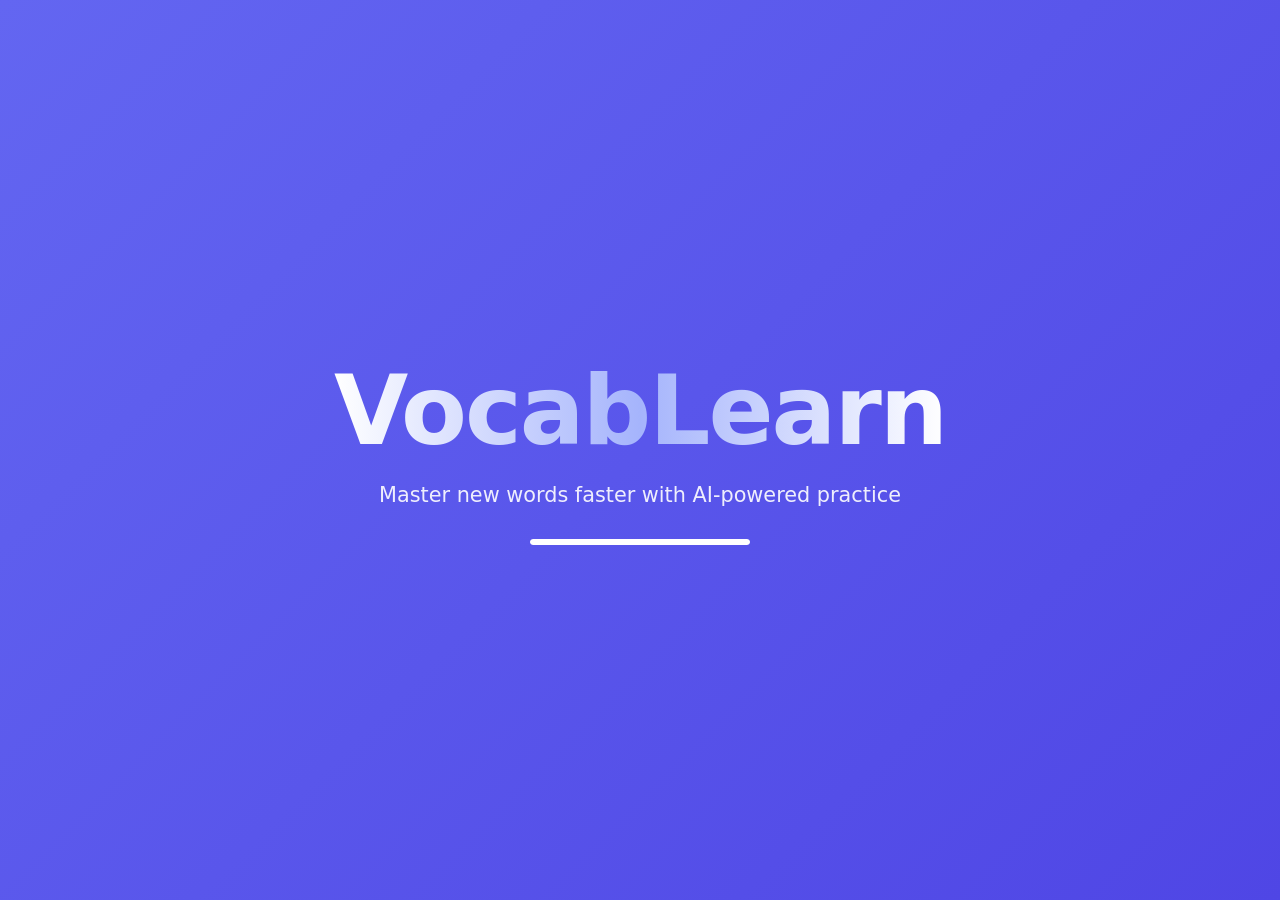
<file: ai-vocabulary-learning-platform/frontend/index.html>
<!DOCTYPE html>
<html lang="en">

<head>
  <meta charset="UTF-8" />
  <title>Sign Up | Vocab App</title>
  <meta name="viewport" content="width=device-width, initial-scale=1.0">
  <link rel="stylesheet" href="css/style.css" />

  <style>
    :root {
      --primary: #6366f1;
      --primary-dark: #4f46e5;
      --accent: #a5b4fc;
      --text-dark: #1e293b;
      --bg-light: #f8fafc;
    }

    /* SPLASH SCREEN */
    .splash {
      position: fixed;
      inset: 0;
      display: flex;
      flex-direction: column;
      align-items: center;
      justify-content: center;
      background: linear-gradient(135deg, var(--primary) 0%, var(--primary-dark) 100%);
      color: white;
      text-align: center;
      z-index: 9999;
      transition: opacity 0.6s ease;
    }

    .splash.hide {
      opacity: 0;
      pointer-events: none;
    }

    .logo {
      font-size: clamp(4rem, 10vw, 6rem);
      font-weight: 800;
      letter-spacing: -2px;
      margin-bottom: 1rem;
      background: linear-gradient(90deg, #fff, var(--accent), #fff);
      -webkit-background-clip: text;
      -webkit-text-fill-color: transparent;
    }

    .tagline {
      font-size: 1.3rem;
      opacity: 0.9;
      margin-bottom: 2rem;
    }

    .progress-container {
      width: 220px;
      height: 6px;
      background: rgba(255, 255, 255, 0.2);
      border-radius: 3px;
      overflow: hidden;
    }

    .progress-bar {
      width: 0;
      height: 100%;
      background: white;
      animation: progress 2.4s ease forwards;
    }

    @keyframes progress {
      to {
        width: 100%;
      }
    }
  </style>
</head>

<body>

  <!-- SPLASH SCREEN -->
  <div class="splash" id="splashScreen">
    <div class="logo">VocabLearn</div>
    <div class="tagline">Master new words faster with AI-powered practice</div>
    <div class="progress-container">
      <div class="progress-bar"></div>
    </div>
  </div>


  <!-- SIGNUP PAGE -->
  <div class="container">
    <div class="card">
      <h1>Create Account</h1>
      <p class="subtitle">Start learning vocabulary visually</p>

      <form id="signupForm">
        <div class="input-group">
          <input type="text" id="username" required />
          <label>Username</label>
        </div>

        <div class="input-group">
          <input type="email" id="email" required />
          <label>Email</label>
        </div>

        <div class="input-group">
          <input type="password" id="password" required />
          <label>Password</label>
        </div>

        <button type="submit">Sign Up</button>
        <p id="message"></p>
      </form>

      <p class="link">
        Already have an account?
        <a href="signin.html">Sign in</a>
      </p>
    </div>
  </div>

  <script src="js/signup.js"></script>

  <!-- SPLASH CONTROL SCRIPT -->
  <script>
    window.addEventListener("load", () => {
      const splash = document.getElementById("splashScreen");

      setTimeout(() => {
        splash.classList.add("hide");

        setTimeout(() => {
          splash.style.display = "none";
        }, 600);

      }, 2400);
    });
  </script>

</body>

</html>
</file>
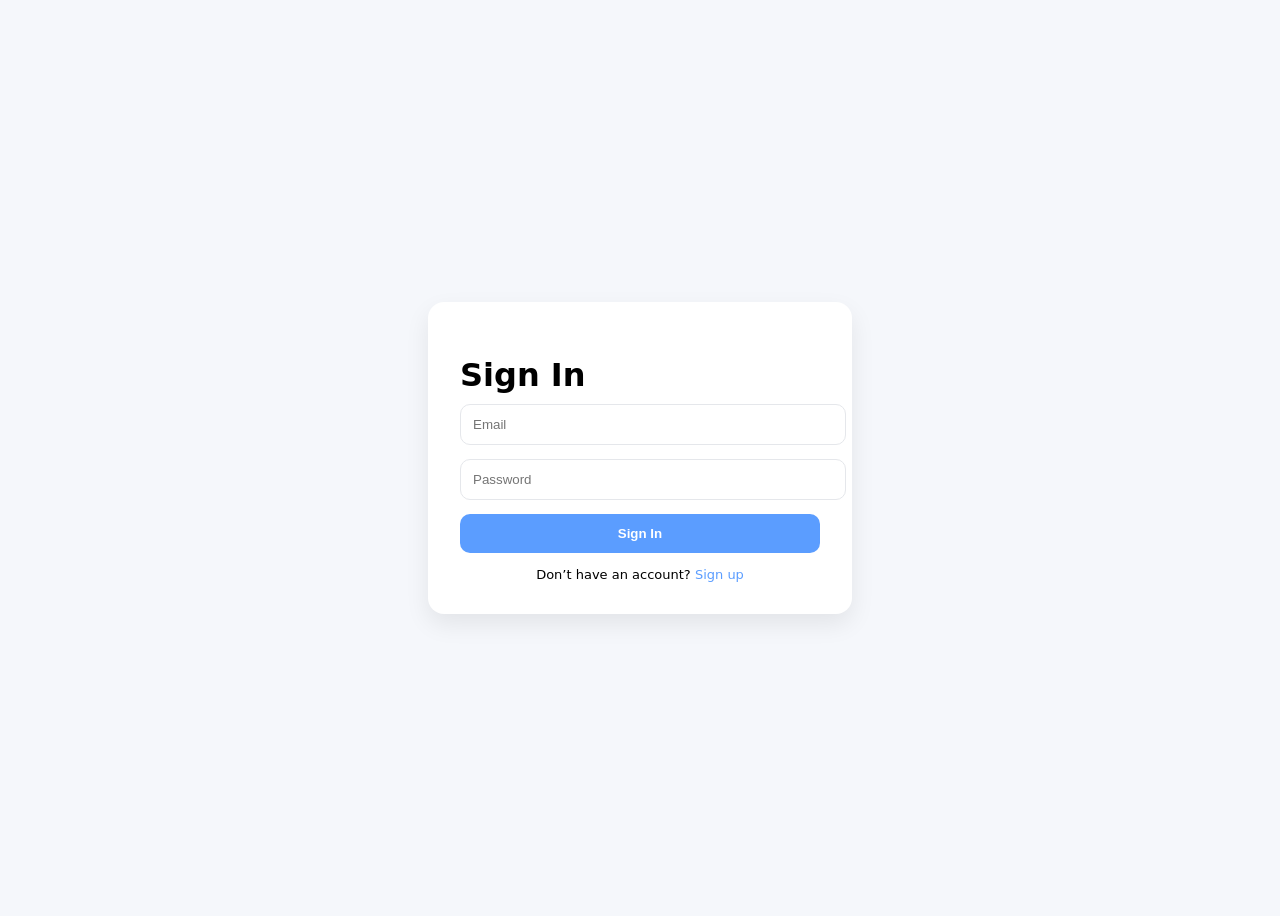
<file: ai-vocabulary-learning-platform/frontend/dashboard.html>
<!DOCTYPE html>
<html lang="en">

<head>
    <meta charset="UTF-8" />
    <meta name="viewport" content="width=device-width, initial-scale=1.0">
    <title>Dashboard - VocabLearn</title>

    <style>
        :root {
            --primary: #6366f1;
            --primary-dark: #4f46e5;
            --bg: #f8fafc;
            --sidebar-bg: #0f172a;
            --text: #1e293b;
            --text-light: #cbd5e1;
        }

        body {
            margin: 0;
            font-family: system-ui, sans-serif;
            background: var(--bg);
            color: var(--text);
            min-height: 100vh;
            display: flex;
        }

        .sidebar {
            width: 260px;
            background: var(--sidebar-bg);
            color: white;
            height: 100vh;
            position: fixed;
            left: -260px;
            transition: left 0.3s ease;
            z-index: 100;
        }

        .sidebar.active {
            left: 0;
        }

        .sidebar h2 {
            padding: 28px 20px 16px;
            margin: 0;
            font-size: 1.5rem;
            border-bottom: 1px solid #334155;
        }

        .sidebar a {
            display: block;
            padding: 16px 24px;
            color: var(--text-light);
            text-decoration: none;
            font-size: 1.05rem;
        }

        .sidebar a:hover,
        .sidebar a.active {
            background: #1e293b;
            color: white;
        }

        .sidebar .logout {
            margin-top: auto;
            padding-bottom: 32px;
        }

        .main {
            flex: 1;
            transition: margin-left 0.3s;
            display: flex;
            flex-direction: column;
        }

        .main.shift {
            margin-left: 260px;
        }

        .topbar {
            background: white;
            padding: 16px 28px;
            display: flex;
            justify-content: space-between;
            align-items: center;
            box-shadow: 0 2px 12px rgba(0, 0, 0, 0.06);
            position: sticky;
            top: 0;
            z-index: 90;
        }

        .burger {
            font-size: 2rem;
            cursor: pointer;
            color: var(--primary);
        }

        .profile {
            display: flex;
            align-items: center;
            gap: 12px;
            font-weight: 600;
            font-size: 1.1rem;
        }

        .avatar {
            width: 44px;
            height: 44px;
            border-radius: 50%;
            background: linear-gradient(135deg, var(--primary), var(--primary-dark));
            color: white;
            display: flex;
            align-items: center;
            justify-content: center;
            font-weight: bold;
            font-size: 1.3rem;
        }

        .content {
            flex: 1;
            display: flex;
            align-items: center;
            justify-content: center;
            padding: 40px;
            text-align: center;
        }

        .hero {
            max-width: 700px;
        }

        .hero h1 {
            font-size: 3.2rem;
            margin: 0 0 1rem;
            color: var(--primary-dark);
        }

        .hero p {
            font-size: 1.4rem;
            color: #475569;
            margin: 0 0 2.5rem;
            line-height: 1.5;
        }

        .start-btn {
            background: var(--primary);
            color: white;
            border: none;
            padding: 18px 48px;
            font-size: 1.4rem;
            font-weight: 600;
            border-radius: 12px;
            cursor: pointer;
            transition: all 0.25s;
            box-shadow: 0 8px 24px rgba(99, 102, 241, 0.3);
        }

        .start-btn:hover {
            background: var(--primary-dark);
            transform: translateY(-4px);
            box-shadow: 0 12px 32px rgba(99, 102, 241, 0.4);
        }

        @media (max-width: 768px) {
            .hero h1 {
                font-size: 2.5rem;
            }

            .hero p {
                font-size: 1.2rem;
            }

            .start-btn {
                padding: 16px 36px;
                font-size: 1.2rem;
            }
        }
    </style>
</head>

<body>

    <div class="sidebar" id="sidebar">
        <h2>Menu</h2>
        <a href="dashboard.html" id="link-dashboard" class="active">Dashboard</a>
        <a href="language.html" id="link-language">Change Language</a>
        <a href="level.html" id="link-level">Change Level</a>
        <a href="lessons.html" id="link-lessons">Lessons</a>
        <a href="help.html" id="link-help">Support & Help</a>
        <a href="#" id="logoutLink" class="logout">Logout</a>
    </div>

    <div class="main" id="mainContent">

        <div class="topbar">
            <div class="burger" id="burger">☰</div>
            <div class="profile">
                <div class="avatar" id="avatarInitial">?</div>
                <span id="username">Loading...</span>
            </div>
        </div>

        <div class="content">
            <div class="hero">
                <h1 id="greeting">Welcome back!</h1>
                <p id="welcomeText">Start your new language journey with VocabLearn today!</p>
                <button class="start-btn" onclick="window.location.href='lessons.html'">
                    Start Your Lessons →
                </button>
            </div>
        </div>

    </div>

    <script>
        document.addEventListener("DOMContentLoaded", () => {
            const token = localStorage.getItem("access_token");
            if (!token) {
                window.location.href = "signin.html";
                return;
            }

            // Dynamic username
            const email = localStorage.getItem("email") || "Guest";
            const displayName = email.split('@')[0];
            const capitalizedName = displayName.charAt(0).toUpperCase() + displayName.slice(1);

            document.getElementById("username").textContent = capitalizedName;
            document.getElementById("avatarInitial").textContent = capitalizedName.charAt(0);
            document.getElementById("greeting").textContent = `Hey ${capitalizedName}!`;

            // Sidebar toggle
            document.getElementById("burger").addEventListener("click", () => {
                document.getElementById("sidebar").classList.toggle("active");
                document.getElementById("mainContent").classList.toggle("shift");
            });

            // Logout
            document.getElementById("logoutLink").addEventListener("click", (e) => {
                e.preventDefault();
                localStorage.clear();
                window.location.href = "signin.html";
            });

            // Active link highlighting
            const currentPage = window.location.pathname.split('/').pop() || 'dashboard.html';
            const linkMap = {
                'dashboard.html': 'link-dashboard',
                'lessons.html': 'link-lessons',
                'help.html': 'link-help'
            };
            const activeId = linkMap[currentPage];
            if (activeId) {
                document.querySelectorAll('.sidebar a').forEach(a => a.classList.remove('active'));
                document.getElementById(activeId).classList.add('active');
            }
        });
    </script>

</body>

</html>
</file>
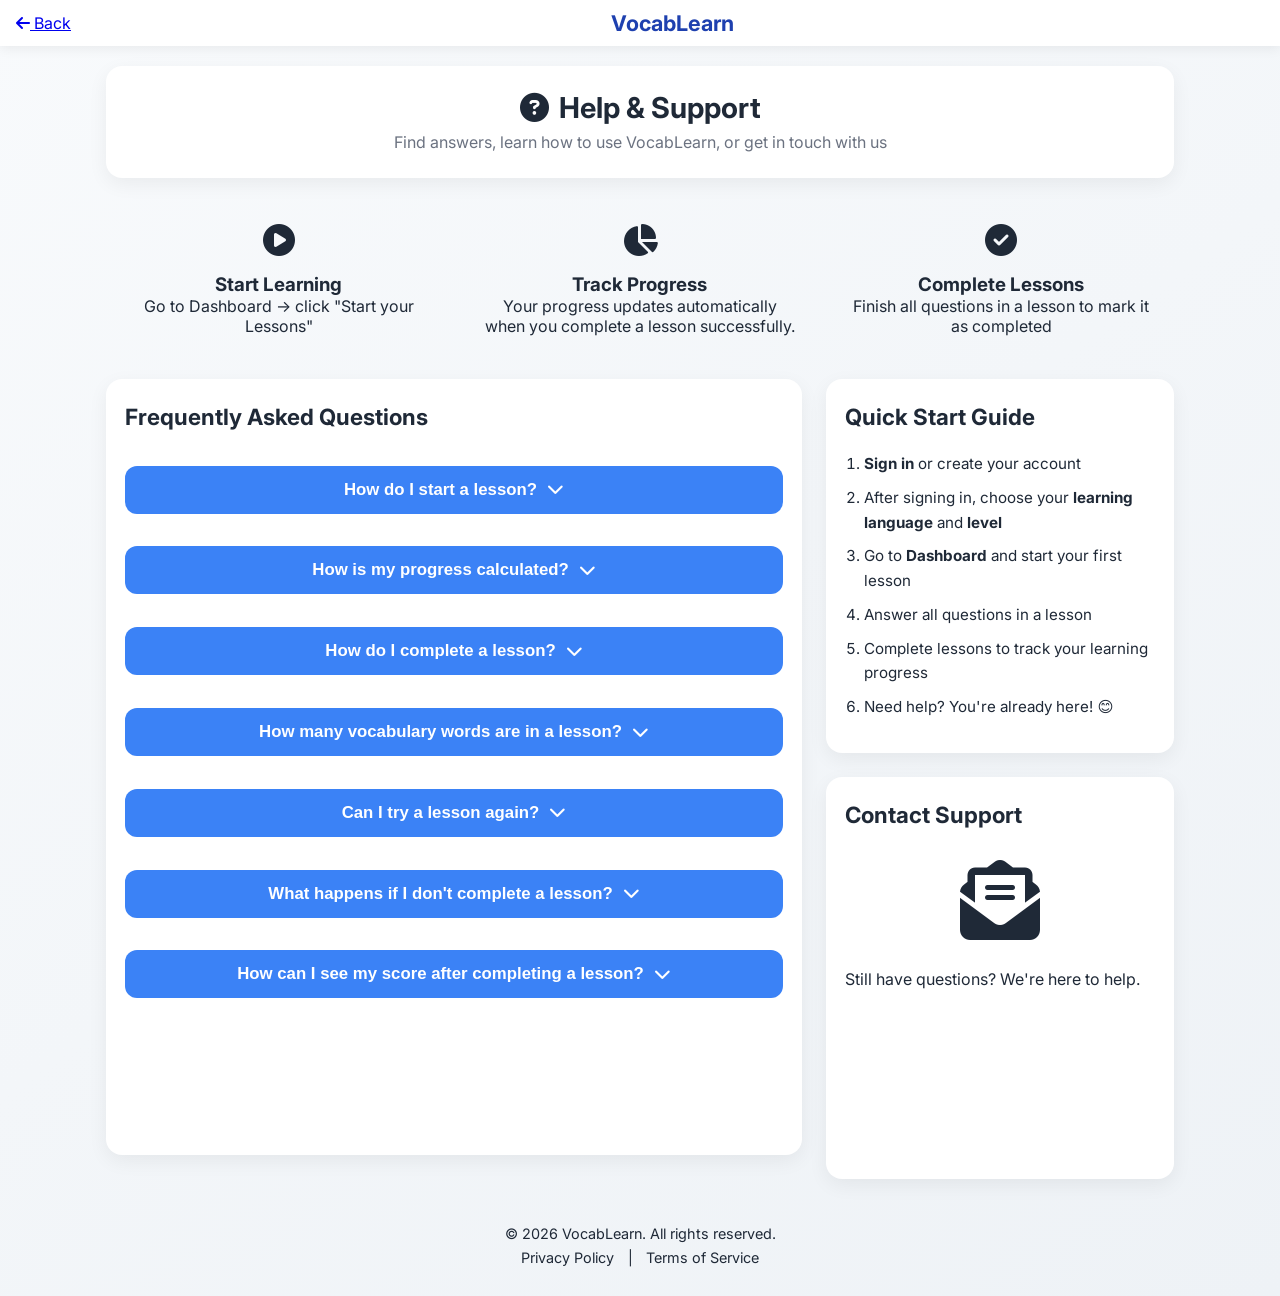
<file: ai-vocabulary-learning-platform/frontend/help.html>
<!DOCTYPE html>
<html lang="en">

<head>
    <meta charset="UTF-8" />
    <meta name="viewport" content="width=device-width, initial-scale=1.0" />
    <title>Help & Support | VocabLearn</title>
    <link rel="stylesheet" href="https://fonts.googleapis.com/css2?family=Inter:wght@400;500;600;700&display=swap" />
    <link rel="stylesheet" href="https://cdnjs.cloudflare.com/ajax/libs/font-awesome/6.5.0/css/all.min.css" />
    <link rel="stylesheet" href="css/style.css" /> <!-- shared base styles -->
    <link rel="stylesheet" href="css/help.css" /> <!-- page-specific styles -->
</head>

<body class="dashboard-body">

    <!-- TOP BAR -->
    <header class="topbar help-topbar">
        <a href="dashboard.html" class="back-btn">
            <i class="fas fa-arrow-left"></i> Back
        </a>

        <h2 class="app-title">VocabLearn</h2>
    </header>
    <!-- MAIN CONTENT -->
    <main class="dashboard-content help-content">

        <div class="page-header card animate-fade-in">
            <h1><i class="fas fa-question-circle"></i> Help & Support</h1>
            <p class="subtitle">Find answers, learn how to use VocabLearn, or get in touch with us</p>
        </div>

        <!-- QUICK HELP CARDS -->
        <div class="help-grid animate-fade-in">
            <div class="help-card">
                <div class="help-icon"><i class="fas fa-play-circle"></i></div>
                <h3>Start Learning</h3>
                <p>Go to Dashboard → click "Start your Lessons"</p>
            </div>
            <div class="help-card">
                <div class="help-icon"><i class="fas fa-chart-pie"></i></div>
                <h3>Track Progress</h3>
                <p>Your progress updates automatically when you complete a lesson successfully.</p>
            </div>
            <div class="help-card">
                <div class="help-icon"><i class="fas fa-check-circle"></i></div>
                <h3>Complete Lessons</h3>
                <p>Finish all questions in a lesson to mark it as completed</p>
            </div>
        </div>

        <!-- MAIN SECTIONS – side by side layout -->
        <div class="help-sections animate-fade-in">

            <!-- LEFT: FAQ -->
            <div class="card faq-card">
                <h2>Frequently Asked Questions</h2>

                <div class="faq-item">
                    <button class="faq-question"><span>How do I start a lesson?</span><i
                            class="fas fa-chevron-down"></i></button>
                    <div class="faq-answer">
                        <p>Go to the <strong>Dashboard</strong> and click <strong>"Start Your Lessons"</strong>. You
                            will be taken to the Lessons page where you can choose a lesson and begin answering
                            questions.</p>
                    </div>
                </div>

                <div class="faq-item">
                    <button class="faq-question"><span>How is my progress calculated?</span><i
                            class="fas fa-chevron-down"></i></button>
                    <div class="faq-answer">
                        <p>Your progress is based on completed lessons.</p>
                        <ul>
                            <li>A lesson is marked <strong>Completed</strong> only if you answer all questions
                                correctly.</li>
                            <li>If you miss questions, you may need to restart and try again.</li>
                            <li>Completed lessons will show a completion mark on the Lessons page.</li>
                        </ul>
                        <p>Level progress updates every time you reach certain milestones.</p>
                    </div>
                </div>

                <div class="faq-item">
                    <button class="faq-question"><span>How do I complete a lesson?</span><i
                            class="fas fa-chevron-down"></i></button>
                    <div class="faq-answer">
                        <p>To complete a lesson:</p>
                        <ul>
                            <li>Select a lesson from the <strong>Lessons</strong> page</li>
                            <li>Answer all questions in the lesson</li>
                            <li>If all answers are correct, the lesson will be marked <strong>Completed</strong></li>
                        </ul>
                        <p>If the lesson is not completed, you can restart it and try again.</p>
                    </div>
                </div>

                <div class="faq-item">
                    <button class="faq-question"><span>How many vocabulary words are in a lesson?</span><i
                            class="fas fa-chevron-down"></i></button>
                    <div class="faq-answer">
                        <p>Each lesson contains a set of vocabulary questions designed to test your understanding of
                            words and meanings.</p>
                        <p>Answer all questions correctly to successfully complete the lesson.</p>
                    </div>
                </div>

                <div class="faq-item">
                    <button class="faq-question"><span>Can I try a lesson again?</span><i
                            class="fas fa-chevron-down"></i></button>
                    <div class="faq-answer">
                        <p>Yes. If you do not complete a lesson successfully, then you can restart the lesson and try
                            again.</p>
                        <p>This helps you practice and improve your vocabulary learning.</p>
                    </div>
                </div>

                <div class="faq-item">
                    <button class="faq-question"><span>What happens if I don't complete a lesson?</span><i
                            class="fas fa-chevron-down"></i></button>
                    <div class="faq-answer">
                        <p>If a lesson is not fully completed:</p>
                        <ul>
                            <li>The lesson will not be marked as completed</li>
                            <li>You can restart the lesson and try again</li>
                            <li>Once all questions are answered correctly, the lesson will show as completed</li>
                        </ul>
                    </div>
                </div>

                <div class="faq-item">
                    <button class="faq-question"><span>How can I see my score after completing a lesson?</span><i
                            class="fas fa-chevron-down"></i></button>
                    <div class="faq-answer">
                        <p>After finishing a lesson, your score will be displayed automatically.</p>
                        <ul>
                            <li>Your score shows how many questions you answered correctly.</li>
                            <li>This helps you understand your performance in the lesson.</li>
                            <li>You can restart the lesson anytime to try and improve your score.</li>
                        </ul>
                    </div>
                </div>
            </div>

            <!-- RIGHT COLUMN -->
            <div class="right-column">
                <div class="card guide-card">
                    <h2>Quick Start Guide</h2>
                    <ol class="guide-steps">
                        <li><strong>Sign in</strong> or create your account</li>
                        <li>After signing in, choose your <strong>learning language</strong> and <strong>level</strong>
                        </li>
                        <li>Go to <strong>Dashboard</strong> and start your first lesson</li>
                        <li>Answer all questions in a lesson</li>
                        <li>Complete lessons to track your learning progress</li>
                        <li>Need help? You're already here! 😊</li>
                    </ol>
                </div>

                <div class="card contact-card">
                    <h2>Contact Support</h2>
                    <a href="mailto:support@vocablearn.com?subject=Quick%20Support%20Question"
                        class="contact-icon-container" title="Click to email support">
                        <i class="fas fa-envelope-open-text fa-5x"></i>
                    </a>
                    <p>Still have questions? We're here to help.</p>
                    <div class="contact-options">
                        <a href="mailto:support@vocablearn.com?subject=Support%20Question%20from%20VocabLearn"
                            class="btn-contact">
                            <i class="fas fa-envelope"></i> Email us at support@vocablearn.com
                        </a>
                        <a href="mailto:support@vocablearn.com?subject=In-app%20Message%20-%20VocabLearn%20Question"
                            class="btn-contact">
                            <i class="fas fa-comment-dots"></i> Contact us via email (app messaging coming soon)
                        </a>
                    </div>
                </div>
            </div>

        </div>

    </main>

    <!-- FOOTER -->
    <footer class="footer">
        <div class="footer-content">
            <p>© 2026 VocabLearn. All rights reserved.</p>
            <p>
                <a href="#">Privacy Policy</a>
                <span class="footer-separator"> | </span>
                <a href="#">Terms of Service</a>
            </p>
        </div>
    </footer>

    <!-- FAQ accordion script -->
    <script>
        document.querySelectorAll('.faq-question').forEach(btn => {
            btn.addEventListener('click', () => {
                const answer = btn.nextElementSibling;
                const isOpen = answer.style.maxHeight && answer.style.maxHeight !== '0px';

                document.querySelectorAll('.faq-answer').forEach(a => {
                    a.style.maxHeight = '0px';
                    a.parentElement.classList.remove('active');
                });

                if (!isOpen) {
                    answer.style.maxHeight = answer.scrollHeight + 'px';
                    btn.parentElement.classList.add('active');
                }
            });
        });
    </script>

</body>

</html>
</file>
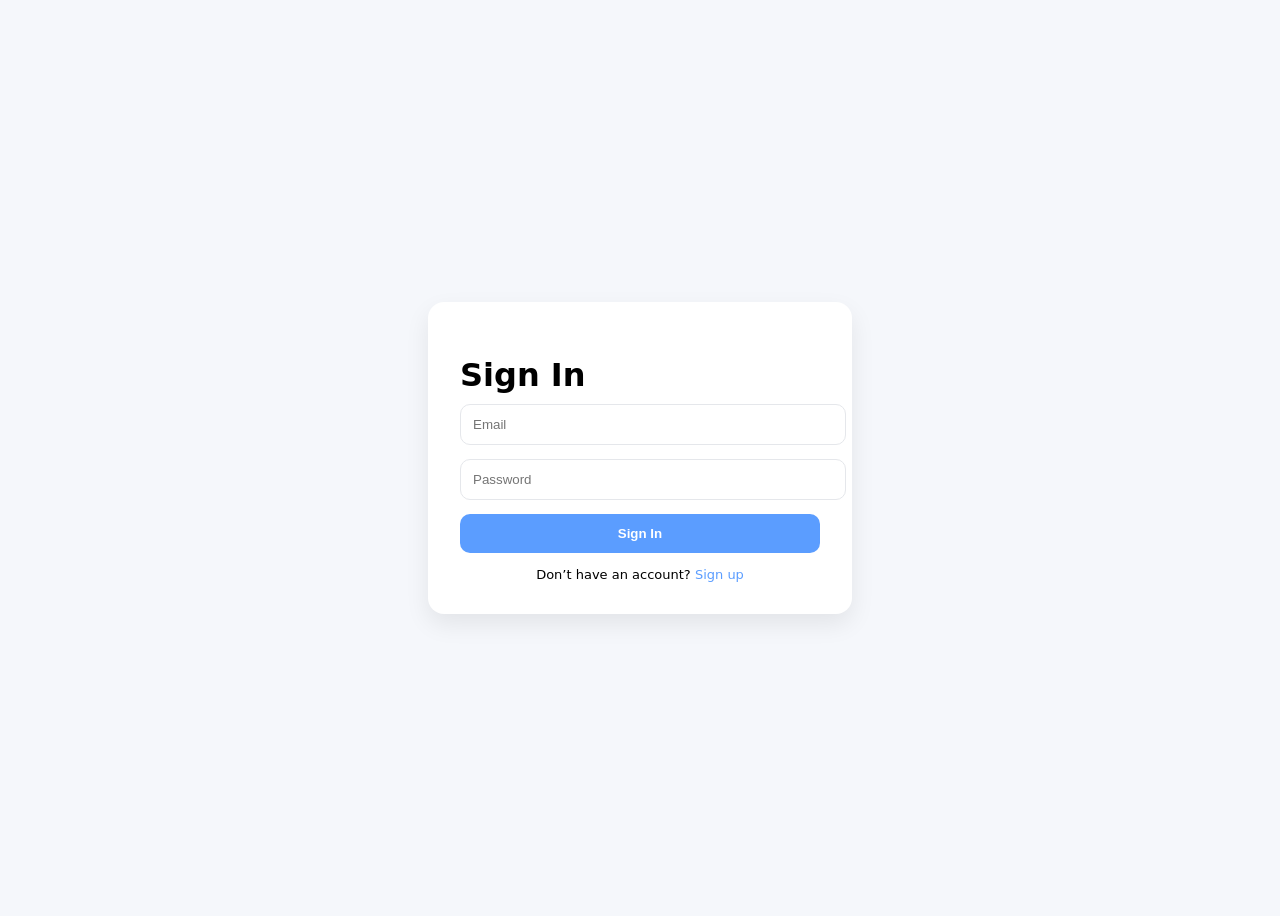
<file: ai-vocabulary-learning-platform/frontend/lessons.html>
<!DOCTYPE html>
<html>

<head>
    <meta charset="UTF-8"> <!-- Very important: force UTF-8 -->
    <title>VocabLearn - Lessons</title>

    <link rel="stylesheet" href="css/lessons.css">

</head>

<body>

    <header>
        <h2>VocabLearn Lessons</h2>
    </header>

    <div id="content"></div>

    <script src="js/lessons.js"></script>

</body>

</html>
</file>
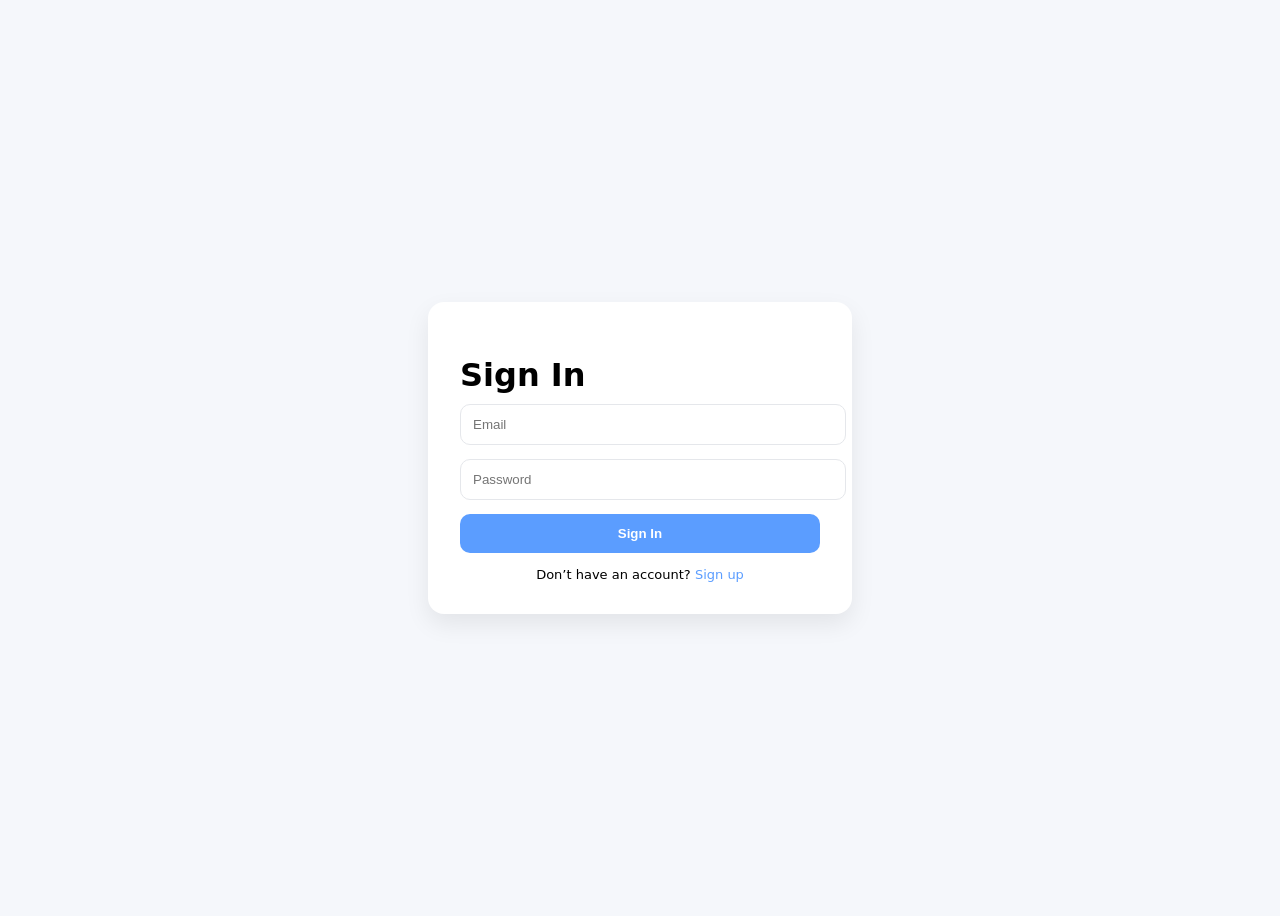
<file: ai-vocabulary-learning-platform/frontend/level.html>
<!DOCTYPE html>
<html lang="en">

<head>
  <meta charset="UTF-8">
  <title>Select Level</title>
  <meta name="viewport" content="width=device-width, initial-scale=1.0">
  <link rel="stylesheet" href="css/select.css">
</head>

<body>
  <div class="container">
    <div class="card">
      <h1>Select Your Level</h1>
      <p class="subtitle">Choose your current language level.</p>

      <div class="grid-level" id="levelOptions">
        <button data-value="Beginner">Beginner</button>
        <button data-value="Intermediate">Intermediate</button>
        <button data-value="Advanced">Advanced</button>
      </div>

      <button id="finishBtn" disabled>Finish →</button>
    </div>
  </div>
  <script src="js/level.js"></script>
</body>

</html>
</file>
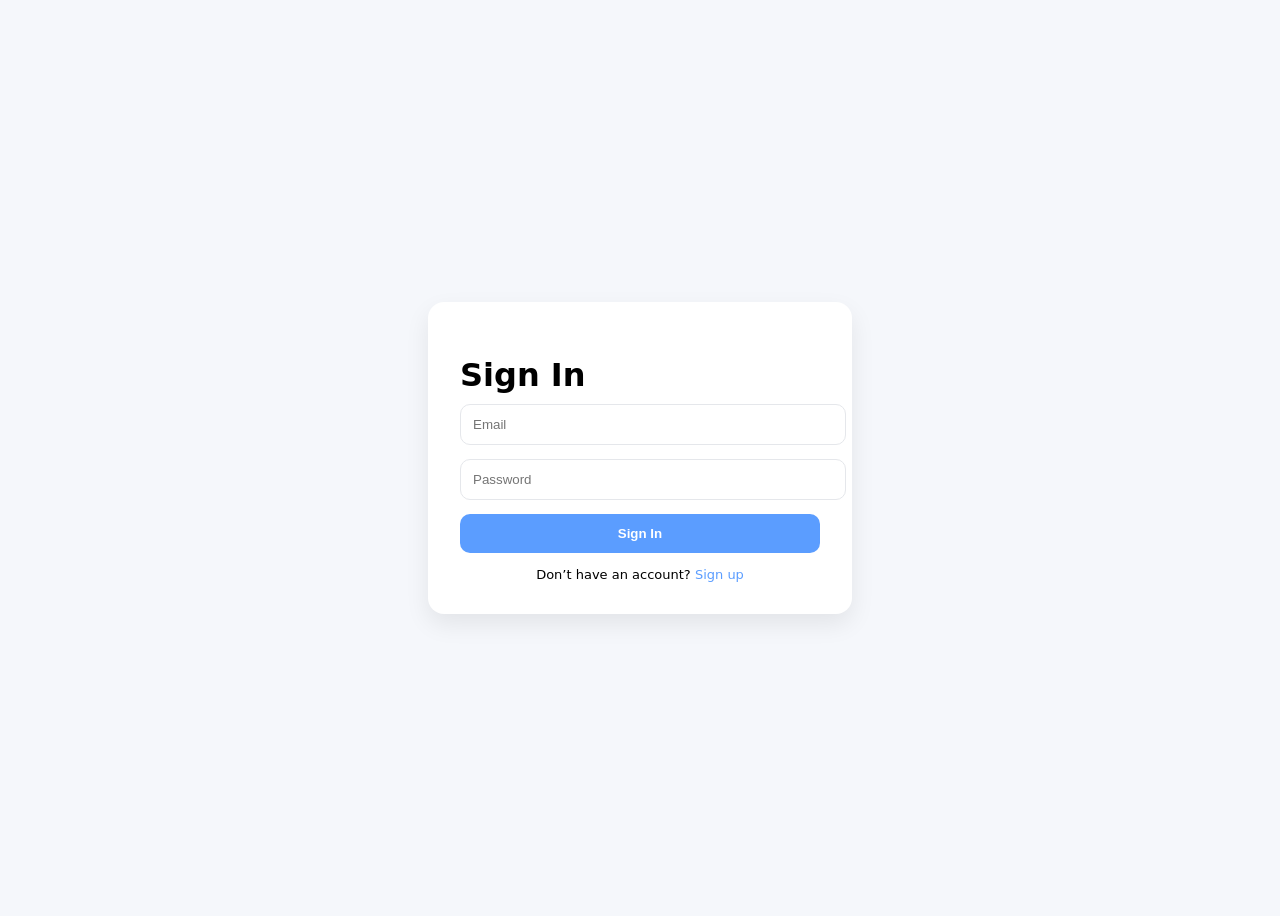
<file: ai-vocabulary-learning-platform/frontend/signin.html>
<!DOCTYPE html>
<html lang="en">

<head>
  <meta charset="UTF-8" />
  <title>Sign In</title>
  <meta name="viewport" content="width=device-width, initial-scale=1.0">

  <style>
    body {
      font-family: system-ui, sans-serif;
      background: #f5f7fb;
      display: flex;
      justify-content: center;
      align-items: center;
      height: 100vh;
    }

    .card {
      background: white;
      padding: 32px;
      border-radius: 16px;
      width: 100%;
      max-width: 360px;
      box-shadow: 0 10px 25px rgba(0, 0, 0, 0.08);
    }

    h1 {
      margin-bottom: 10px;
    }

    input {
      width: 100%;
      padding: 12px;
      margin-bottom: 14px;
      border-radius: 10px;
      border: 1px solid #e5e7eb;
    }

    button {
      width: 100%;
      padding: 12px;
      border-radius: 10px;
      border: none;
      background: #5b9dff;
      color: white;
      font-weight: 600;
      cursor: pointer;

      /* NEW: smooth hover + click feedback */
      transition: all 0.2s ease;
    }

    button:hover {
      background: #3b82f6;
      /* noticeably darker blue */
      transform: translateY(-1px);
      /* tiny lift */
      box-shadow: 0 6px 16px rgba(59, 130, 246, 0.3);
    }

    button:active {
      transform: translateY(0);
      background: #2563eb;
      /* even deeper when pressed */
      box-shadow: 0 2px 8px rgba(37, 99, 235, 0.4);
    }

    /* Optional: disable hover/click effect when form is invalid or submitting */
    button:disabled,
    button[disabled] {
      background: #9abffc;
      cursor: not-allowed;
      transform: none;
      box-shadow: none;
    }

    .error {
      color: #ef4444;
      font-size: 13px;
      margin-bottom: 10px;
      display: none;
    }

    .success {
      color: #16a34a;
      font-size: 13px;
      margin-bottom: 10px;
      display: none;
    }

    .link {
      margin-top: 14px;
      font-size: 13px;
      text-align: center;
    }

    .link a {
      color: #5b9dff;
      text-decoration: none;
    }

    .link a:hover {
      text-decoration: underline;
    }
  </style>
</head>

<body>

  <div class="card">
    <h1>Sign In</h1>

    <!-- Error message -->
    <div class="error" id="errorMsg">
      Invalid email or password. Please try again.
    </div>

    <div class="success" id="successMsg">
      Account created successfully. Please sign in.
    </div>



    <form id="signinForm">
      <input type="email" id="email" placeholder="Email" required />
      <input type="password" id="password" placeholder="Password" required />
      <button type="submit">Sign In</button>
    </form>


    <div class="link">
      Don’t have an account?
      <a href="index.html">Sign up</a>
    </div>
  </div>
  <script src="js/signin.js"></script>

</body>

</html>
</file>
<file: ai-vocabulary-learning-platform/frontend/css/style.css>
/* 
* {
  margin: 0;
  padding: 0;
  box-sizing: border-box;
  font-family: "Inter", system-ui, sans-serif;
}


body {
  min-height: 100vh;
  background: linear-gradient(180deg, #f5f7fb, #eef2f7);
  display: flex;
  justify-content: center;
  align-items: center;
  padding: 16px;
  color: #2b2f38;
}


.container {
  width: 100%;
  max-width: 420px;
}


.card {
  background: #ffffff;
  padding: 28px 24px;
  border-radius: 18px;
  box-shadow:
    0 10px 25px rgba(0, 0, 0, 0.05),
    0 1px 3px rgba(0, 0, 0, 0.04);
}


h1 {
  font-size: clamp(22px, 5vw, 26px);
  margin-bottom: 6px;
}

.subtitle {
  font-size: 13px;
  color: #6b7280;
  margin-bottom: 22px;
}


.input-group {
  position: relative;
  margin-bottom: 18px;
}

.input-group input {
  width: 100%;
  padding: 14px 12px;
  background: #f9fafb;
  border: 1px solid #e5e7eb;
  border-radius: 12px;
  outline: none;
  color: #2b2f38;
  font-size: 14px;
  transition: border-color 0.25s ease, background 0.25s ease;
}

.input-group input:focus {
  background: #ffffff;
  border-color: #5b9dff;
}


.input-group label {
  position: absolute;
  top: 50%;
  left: 12px;
  transform: translateY(-50%);
  font-size: 12px;
  color: #9ca3af;
  pointer-events: none;
  transition: 0.25s ease;
  background: #ffffff;
  padding: 0 6px;
}

.input-group input:focus + label,
.input-group input:valid + label {
  top: -6px;
  font-size: 10px;
  color: #5b9dff;
}


button {
  width: 100%;
  padding: 14px;
  border-radius: 14px;
  border: none;
  background: linear-gradient(135deg, #5b9dff, #7fb3ff);
  color: #ffffff;
  font-weight: 600;
  font-size: 15px;
  cursor: pointer;
  transition: transform 0.15s ease, box-shadow 0.25s ease;
}

button:hover {
  box-shadow: 0 8px 18px rgba(91, 157, 255, 0.35);
}

button:active {
  transform: scale(0.97);
}

#message {
  margin-top: 14px;
  font-size: 13px;
  text-align: center;
}

@media (min-width: 600px) {
  .card {
    padding: 32px;
  }
}

@media (min-width: 1024px) {
  body {
    padding: 24px;
  }
} */


/* ==========================================================================
   RESET & GLOBAL BASE
   ========================================================================== */
* {
  margin: 0;
  padding: 0;
  box-sizing: border-box;
}

body {
  font-family: "Inter", system-ui, -apple-system, sans-serif;
  color: #1f2937;
  background: linear-gradient(145deg, #f8fafc, #eef2f6);
  min-height: 100vh;
}

/* ==========================================================================
   LAYOUT – DASHBOARD (when .dashboard-body is present)
   ========================================================================== */
body.dashboard-body {
  padding: 0;
}

/* ── Topbar ── */
.topbar {
  position: sticky;
  top: 0;
  z-index: 100;
  display: flex;
  align-items: center;
  justify-content: space-between;
  padding: 14px 18px;
  background: white;
  box-shadow: 0 2px 12px rgba(0, 0, 0, 0.07);
}

.topbar h2 {
  font-size: 1.35rem;
  font-weight: 700;
  color: #1e40af;
}

.top-icons button {
  background: none;
  border: none;
  font-size: 1.4rem;
  color: #4b5563;
  margin-left: 12px;
  cursor: pointer;
}

/* ── Sidebar ── */
.sidebar {
  position: fixed;
  inset: 0 auto 0 -280px;
  width: 260px;
  height: 100%;
  background: white;
  box-shadow: 2px 0 20px rgba(0, 0, 0, 0.1);
  transition: left 0.28s ease;
  padding: 16px;
  z-index: 99;
  display: flex;
  flex-direction: column;
}

.sidebar.open {
  left: 0;
}

.sidebar-header {
  display: flex;
  align-items: center;
  gap: 12px;
  padding: 12px 8px;
  font-weight: 600;
  color: #1e40af;
  font-size: 1.15rem;
  margin-bottom: 16px;
  border-bottom: 1px solid #e5e7eb;
}

.sidebar a {
  display: flex;
  align-items: center;
  gap: 12px;
  padding: 12px 14px;
  color: #374151;
  text-decoration: none;
  border-radius: 10px;
  font-size: 0.98rem;
}

.sidebar a:hover,
.sidebar a.active {
  background: #eff6ff;
  color: #1d4ed8;
  font-weight: 600;
}

.logout {
  margin-top: auto;
  color: #dc2626 !important;
}

/* ── Main content (dashboard) ── */
.dashboard-content {
  padding: 16px;
  max-width: 960px;
  margin: 0 auto;
}

@media (min-width: 901px) {
  .sidebar {
    left: 0;
    position: sticky;
    top: 70px;
    height: calc(100vh - 70px);
  }

  .dashboard-content {
    margin-left: 280px;
    padding: 32px;
  }

  .topbar {
    padding: 14px 32px;
  }
}

/* ==========================================================================
   SHARED CARD & COMPONENT STYLES (used in both dashboard and auth)
   ========================================================================== */
.card {
  background: white;
  border-radius: 16px;
  box-shadow: 0 6px 20px rgba(0, 0, 0, 0.06);
}

.card.welcome-card {
  padding: 24px;
  display: flex;
  justify-content: space-between;
  align-items: center;
  flex-wrap: wrap;
  gap: 20px;
}

.card h1 {
  font-size: 1.8rem;
  margin-bottom: 4px;
}

.subtitle {
  color: #6b7280;
  font-size: 1rem;
  line-height: 1.4;
}

/* ── Stats / Goal ring ── */
.goal-ring {
  width: 64px;
  height: 64px;
  border-radius: 50%;
  background: conic-gradient(#3b82f6 0% 70%, #e5e7eb 70% 100%);
  display: flex;
  align-items: center;
  justify-content: center;
  font-weight: bold;
  color: #1e40af;
  font-size: 1.05rem;
  margin: 8px auto 0;
}

.stats-grid {
  display: grid;
  grid-template-columns: repeat(auto-fit, minmax(140px, 1fr));
  gap: 16px;
  margin: 24px 0;
}

.stat-card {
  text-align: center;
  padding: 20px 12px;
  border-radius: 14px;
  background: white;
  box-shadow: 0 4px 14px rgba(0, 0, 0, 0.05);
}

.stat-icon {
  font-size: 1.8rem;
  margin-bottom: 8px;
}

.stat-value {
  font-size: 2.1rem;
  font-weight: 700;
  color: #1e40af;
}

.stat-label {
  color: #6b7280;
  font-size: 0.9rem;
  margin-top: 4px;
}

/* ── Progress ── */
.progress-bar {
  height: 12px;
  background: #e5e7eb;
  border-radius: 999px;
  overflow: hidden;
}

.progress-fill {
  height: 100%;
  background: linear-gradient(90deg, #3b82f6, #60a5fa);
  transition: width 0.6s ease;
}

.progress-text {
  display: flex;
  justify-content: space-between;
  margin-top: 10px;
  font-size: 0.95rem;
  color: #4b5563;
}

/* ── Buttons (shared) ── */
.btn-primary,
.card button,
button#continueBtn {
  width: 100%;
  padding: 14px;
  background: #3b82f6;
  color: white;
  border: none;
  border-radius: 12px;
  font-weight: 600;
  font-size: 1.05rem;
  cursor: pointer;
  display: flex;
  align-items: center;
  justify-content: center;
  gap: 10px;
  transition: background 0.2s ease;
  margin: 10px 0;
}

.btn-primary:hover,
.card button:hover,
button#continueBtn:hover {
  background: #2563eb;
}

.btn-outline {
  background: transparent;
  border: 2px solid #d1d5db;
  color: #374151;
}

button:disabled,
.card button:disabled {
  background: #9abefb;
  cursor: not-allowed;
}

/* ==========================================================================
   AUTH + SELECT PATH PAGES (when body DOES NOT have .dashboard-body)
   ========================================================================== */
body:not(.dashboard-body) {
  display: flex;
  justify-content: center;
  align-items: center;
  padding: 20px 16px;
  background: linear-gradient(180deg, #f8fafc, #eef2f7);
}

body:not(.dashboard-body) .container {
  width: 100%;
  max-width: 420px;
}

body:not(.dashboard-body) .card {
  padding: 32px 24px;
  box-shadow: 0 10px 30px rgba(0, 0, 0, 0.06);
  width: 100%;
}

body:not(.dashboard-body) .card h1 {
  font-size: 26px;
  text-align: center;
  margin-bottom: 8px;
}

body:not(.dashboard-body) .card .subtitle {
  text-align: center;
  margin-bottom: 28px;
  font-size: 15px;
}

/* ── Form fields (auth pages) ── */
.input-group,
body:not(.dashboard-body) input[type="text"],
body:not(.dashboard-body) input[type="email"],
body:not(.dashboard-body) input[type="password"] {
  position: relative;
  margin-bottom: 22px;
}

.input-group input,
body:not(.dashboard-body) .card input {
  width: 100%;
  padding: 14px 16px;
  border: 1px solid #d1d5db;
  border-radius: 10px;
  font-size: 16px;
  transition: all 0.2s ease;
}

.input-group input:focus,
body:not(.dashboard-body) .card input:focus {
  outline: none;
  border-color: #5b9dff;
  box-shadow: 0 0 0 3px rgba(91, 157, 255, 0.12);
}

/* Floating labels */
.input-group label {
  position: absolute;
  top: -9px;
  left: 14px;
  font-size: 12px;
  color: #5b9dff;
  background: white;
  padding: 0 6px;
  pointer-events: none;
  transition: all 0.2s ease;
}

/* ── Select path options ── */
.section {
  margin-bottom: 28px;
}

.section h2 {
  font-size: 18px;
  font-weight: 600;
  margin-bottom: 12px;
  color: #374151;
}

.options {
  display: grid;
  grid-template-columns: repeat(auto-fit, minmax(110px, 1fr));
  gap: 10px;
}

.options button {
  background: #f3f4f6;
  border: 1px solid #d1d5db;
  color: #374151;
  padding: 12px 10px;
  font-size: 15px;
  border-radius: 10px;
  cursor: pointer;
  transition: all 0.2s ease;
}

.options button.active {
  background: #5b9dff;
  color: white;
  border-color: #5b9dff;
  font-weight: 600;
}

.options button:hover:not(.active) {
  background: #e5e7eb;
  border-color: #9ca3af;
}

/* ==========================================================================
   MISC & RESPONSIVE
   ========================================================================== */
.link {
  text-align: center;
  margin-top: 20px;
  font-size: 14px;
  color: #6b7280;
}

.link a {
  color: #5b9dff;
  text-decoration: none;
  font-weight: 500;
}

.link a:hover {
  text-decoration: underline;
}

.error {
  background: #fee2e2;
  color: #dc2626;
}

.success {
  background: #ecfdf5;
  color: #16a34a;
}

.error,
.success {
  font-size: 14px;
  padding: 12px;
  border-radius: 8px;
  margin-bottom: 20px;
  text-align: center;
}

/* Small screens */
@media (max-width: 480px) {
  body:not(.dashboard-body) .card {
    padding: 28px 20px;
  }

  .options {
    grid-template-columns: 1fr 1fr;
  }
}



/* Yellow bell icon */
.top-icons button[aria-label="Notifications"] i.fa-bell {
  color: #eab308;
  /* nice yellow */
}

.top-icons button[aria-label="Notifications"]:hover i.fa-bell {
  color: #ca8a04;
  /* darker yellow on hover */
}


/* Menu icon transition */
#menuBtn i {
  transition: transform 0.25s ease;
}

.sidebar.open~.topbar #menuBtn i {
  transform: rotate(90deg);
  /* optional nice touch */
}
</file>
<file: ai-vocabulary-learning-platform/frontend/css/help.css>
.help-content {
    max-width: 1100px;
    margin: 0 auto;
    padding: 20px 16px;
}

.page-header {
    text-align: center;
    padding: 1.5rem 1rem;
    margin-bottom: 1rem;
}

.page-header h1 {
    margin: 0 0 0.4rem;
    font-size: 1.8rem;
    display: flex;
    align-items: center;
    justify-content: center;
    gap: 10px;
}

.help-grid {
    display: grid;
    grid-template-columns: repeat(auto-fit, minmax(240px, 1fr));
    gap: 1rem;
    margin: 1.5rem 0;
}

.help-card {
    background: var(--card-bg);
    border-radius: 10px;
    padding: 1.2rem 1rem;
    text-align: center;
    border: 1px solid var(--border-light);
    transition: all 0.25s ease;
}

.help-card:hover {
    transform: translateY(-4px);
    box-shadow: 0 10px 24px rgba(0, 0, 0, 0.12);
}

.help-icon {
    font-size: 2rem;
    margin-bottom: 0.8rem;
    color: var(--primary);
}

.help-sections {
    display: grid;
    gap: 1.5rem;
}

.faq-card,
.guide-card,
.contact-card {
    margin: 0;
    padding: 1.5rem 1.2rem;
}

.faq-card h2,
.guide-card h2,
.contact-card h2 {
    margin-top: 0;
    padding-bottom: 0.8rem;
    border-bottom: 1px solid var(--border-light);
    font-size: 1.4rem;
}

.faq-item {
    margin: 0.8rem 0;
    border: 1px solid var(--border-light);
    border-radius: 8px;
    overflow: hidden;
    transition: all 0.2s;
}

.faq-item.active {
    border-color: var(--primary);
}

.faq-question {
    width: 100%;
    padding: 0.9rem 1.2rem;
    background: transparent;
    border: none;
    text-align: left;
    font-size: 1rem;
    font-weight: 600;
    cursor: pointer;
    display: flex;
    justify-content: space-between;
    align-items: center;
    color: var(--text-primary);
}

.faq-question:hover {
    background: var(--hover-light);
}

.faq-answer {
    max-height: 0;
    overflow: hidden;
    padding: 0 1.2rem;
    background: var(--bg-darken-1);
    transition: max-height 0.35s ease, padding 0.3s ease;
}

.faq-answer p,
.faq-answer ul {
    margin: 0.8rem 0;
    font-size: 0.95rem;
}

.guide-steps {
    padding-left: 1.2rem;
    line-height: 1.6;
    font-size: 0.95rem;
}

.guide-steps li {
    margin: 0.6rem 0;
}

.contact-options {
    display: flex;
    flex-direction: column;
    gap: 1rem;
    margin-top: 1.2rem;
}

.btn-contact {
    display: flex;
    align-items: center;
    justify-content: center;
    gap: 10px;
    padding: 0.8rem 1.2rem;
    background: var(--primary);
    color: white;
    border: none;
    border-radius: 8px;
    font-size: 1rem;
    text-decoration: none;
    transition: all 0.2s;
}

.btn-contact:hover {
    background: var(--primary-dark);
    transform: translateY(-1px);
}

.btn-contact[disabled] {
    background: #6c757d;
    cursor: not-allowed;
}

.right-column {
    display: flex;
    flex-direction: column;
    gap: 1.5rem;
}

.contact-icon-container {
    display: block;
    text-align: center;
    margin: 1.2rem 0 1.8rem;
    color: var(--primary);
    text-decoration: none;
    transition: transform 0.3s ease, color 0.3s ease;
}

.contact-icon-container:hover {
    transform: scale(1.1);
    color: var(--primary-dark);
}

.contact-icon-container i {
    transition: transform 0.3s ease;
}

/* ────────────────────────────────────────────────
   Responsive
───────────────────────────────────────────────── */

@media (min-width: 900px) {
    .help-sections {
        grid-template-columns: 2fr 1fr;
    }
}

@media (max-width: 899px) {
    .help-sections {
        grid-template-columns: 1fr;
    }

    .right-column {
        display: contents;
    }
}

@media (max-width: 768px) {
    .help-grid {
        grid-template-columns: 1fr;
    }

    .page-header h1 {
        font-size: 1.6rem;
    }
}

@media (max-width: 600px) {
    .footer {
        padding: 1.2rem 0.8rem;
        font-size: 0.85rem;
    }
}

/* ────────────────────────────────────────────────
   Footer
───────────────────────────────────────────────── */

.footer {
    text-align: center;
    padding: 1.5rem 1rem;
    margin-top: 1rem;
    border-top: 1px solid var(--border-light);
    color: var(--text-secondary);
    font-size: 0.9rem;
    background: var(--card-bg);
}

.footer-content {
    max-width: 1100px;
    margin: 0 auto;
}

.footer p {
    margin: 0.4rem 0;
}

.footer a {
    color: var(--primary);
    text-decoration: none;
    transition: color 0.2s;
}

.footer a:hover {
    color: var(--primary-dark);
    text-decoration: underline;
}

.footer-separator {
    margin: 0 0.6rem;
    color: var(--text-muted);
}

/* ────────────────────────────────────────────────
   Layout fixes
───────────────────────────────────────────────── */

body,
html {
    margin: 0;
    padding: 0;
    height: auto;
}

.dashboard-body {
    min-height: auto;
}

.dashboard-content {
    padding-bottom: 0;
}

.faq-card {
    margin-bottom: 1.5rem;
}



/* Back button styling */
.help-topbar {
    display: flex;
    align-items: center;
    padding: 10px 16px;
}

/* Back button stays left */
.back-btn {
    margin-right: 10px;
}

/* Title centered properly */
.app-title {
    flex: 1;
    text-align: center;
    margin: 0;
    font-size: 1.2rem;
}
</file>
<file: ai-vocabulary-learning-platform/frontend/css/lessons.css>
:root {
    --bg-start: #e0f2fe;
    --bg-end: #c7d2fe;
    --primary: #6366f1;
    --primary-light: #818cf8;
    --accent1: #f97316;
    --accent2: #22c55e;
    --accent3: #3b82f6;
    --accent4: #a855f7;
    --text-dark: #1e293b;
    --text-muted: #64748b;
    --white: #ffffff;
    --shadow: 0 10px 30px rgba(0, 0, 0, 0.1);
    --shadow-hover: 0 20px 50px rgba(99, 102, 241, 0.22);
}

* {
    margin: 0;
    padding: 0;
    box-sizing: border-box;
}

body {
    font-family: system-ui, sans-serif;
    background: linear-gradient(135deg, var(--bg-start), var(--bg-end));
    min-height: 100vh;
    color: var(--text-dark);
}

header {
    background: linear-gradient(90deg, #4f46e5, #7c3aed);
    color: white;
    padding: 2.5rem 1rem 2rem;
    text-align: center;
    box-shadow: 0 8px 32px rgba(79, 70, 229, 0.28);
}

header h2 {
    margin: 0;
    font-size: 2.5rem;
    font-weight: 800;
}

h2:not(header h2) {
    font-size: 2.1rem;
    font-weight: 700;
    margin: 3rem 0 2.5rem;
    text-align: center;
}

.grid {
    display: grid;
    grid-template-columns: repeat(2, 1fr);
    gap: 2.5rem;
    padding: 1.5rem 3rem 5rem;
    max-width: 1000px;
    margin: 0 auto;
}

.card {
    background: white;
    border-radius: 1.8rem;
    box-shadow: var(--shadow);
    transition: all 0.32s ease;
    cursor: pointer;
}

.card:hover {
    transform: translateY(-12px);
    box-shadow: var(--shadow-hover);
}

.lesson-card {
    padding: 3.5rem 2rem 3rem;
    text-align: center;
    display: flex;
    flex-direction: column;
    align-items: center;
}

.icon-circle {
    width: 130px;
    height: 130px;
    background: rgba(99, 102, 241, 0.08);
    border-radius: 50%;
    display: flex;
    align-items: center;
    justify-content: center;
    margin-bottom: 1.6rem;
    font-size: 5.2rem;
    box-shadow: inset 0 4px 12px rgba(0, 0, 0, 0.06);
    transition: all 0.35s;
}

.lesson-card:hover .icon-circle {
    transform: scale(1.14);
}

.lesson-card:nth-child(1) .icon-circle {
    background: rgba(249, 115, 22, 0.12);
}

.lesson-card:nth-child(1) .lesson-title {
    color: var(--accent1);
}

.lesson-card:nth-child(2) .icon-circle {
    background: rgba(34, 197, 94, 0.12);
}

.lesson-card:nth-child(2) .lesson-title {
    color: var(--accent2);
}

.lesson-card:nth-child(3) .icon-circle {
    background: rgba(59, 130, 246, 0.12);
}

.lesson-card:nth-child(3) .lesson-title {
    color: var(--accent3);
}

.lesson-card:nth-child(4) .icon-circle {
    background: rgba(168, 85, 247, 0.12);
}

.lesson-card:nth-child(4) .lesson-title {
    color: var(--accent4);
}

.lesson-title {
    font-size: 2.1rem;
    font-weight: 800;
    margin-bottom: 0.7rem;
}

.lesson-desc {
    font-size: 1.1rem;
    color: var(--text-muted);
    font-weight: 500;
}

.back-btn {
    position: fixed;
    top: 1.4rem;
    left: 1.4rem;
    padding: 0.8rem 1.6rem;
    background: rgba(30, 41, 59, 0.82);
    color: white;
    border: none;
    border-radius: 1rem;
    font-weight: 600;
    cursor: pointer;
    backdrop-filter: blur(10px);
    z-index: 1000;
}

.back-btn:hover {
    background: rgba(15, 23, 42, 0.95);
    transform: translateX(-5px);
}

.message {
    text-align: center;
    margin: 5rem 2rem;
    font-size: 1.35rem;
    color: var(--text-muted);
}

.vocab-card {
    padding: 1.4rem;
    text-align: center;
    height: 100%;
    display: flex;
    flex-direction: column;
    justify-content: space-between;
    transition: all 0.3s ease;
}

.vocab-card img {
    width: 100%;
    height: 190px;
    object-fit: cover;
    border-radius: 1.2rem;
    margin-bottom: 1.1rem;
    box-shadow: 0 6px 18px rgba(0, 0, 0, 0.08);
}

.vocab-card:hover {
    transform: translateY(-8px) scale(1.04);
    box-shadow: 0 18px 40px rgba(99, 102, 241, 0.22);
}

.word {
    font-size: 1.55rem;
    font-weight: 700;
    color: var(--primary);
    margin-bottom: 1rem;
}

.btn {
    padding: 0.75rem 1.6rem;
    background: linear-gradient(90deg, var(--primary), var(--primary-light));
    color: white;
    border: none;
    border-radius: 1rem;
    font-weight: 600;
    cursor: pointer;
    box-shadow: 0 4px 14px rgba(99, 102, 241, 0.28);
    transition: all 0.25s ease;
}

.btn:hover {
    transform: translateY(-2px);
    box-shadow: 0 10px 24px rgba(99, 102, 241, 0.38);
}

.selected-correct {
    border: 5px solid var(--accent2) !important;
    box-shadow: 0 0 0 8px rgba(34, 197, 94, 0.25);
    transform: scale(1.06);
}

.selected-wrong {
    border: 5px solid #ef4444 !important;
    box-shadow: 0 0 0 8px rgba(239, 68, 68, 0.25);
    transform: scale(1.06);
}

.feedback {
    text-align: center;
    margin: 1.5rem 0;
    font-weight: bold;
    font-size: 1.5rem;
}

.correct {
    color: var(--accent2);
}

.wrong {
    color: #ef4444;
}

.button-container {
    display: flex;
    justify-content: center;
    gap: 1rem;
    margin-top: 2rem;
}

#content {
    padding: 2rem 1.5rem 5rem;
    max-width: 1100px;
    margin: 0 auto;
}

h2 {
    font-size: 2.4rem;
    font-weight: 900;
    color: var(--text-dark);
    margin: 1.2rem 0 0.6rem;
    text-align: center;
    letter-spacing: -0.5px;
}

.question-container {
    background: white;
    border-radius: 1.6rem;
    padding: 2rem 1.5rem;
    margin: 0 auto 2.5rem;
    max-width: 820px;
    box-shadow: 0 12px 40px rgba(99, 102, 241, 0.18);
    text-align: center;
}

.word-hero {
    font-size: 4.2rem;
    font-weight: 900;
    color: var(--primary);
    margin: 0.4rem 0 1.2rem;
    line-height: 1;
    letter-spacing: -1px;
    display: inline-block;
    padding: 0.4rem 1.2rem;
    background: linear-gradient(135deg, #f0f4ff, #e0e7ff);
    border-radius: 1.2rem;
    box-shadow: inset 0 2px 8px rgba(99, 102, 241, 0.15);
}

.hint-line {
    font-size: 1.65rem;
    font-weight: 600;
    color: var(--text-dark);
    margin: 1.2rem 0;
    line-height: 1.4;
}

.hint-emoji {
    font-size: 2.2rem;
    margin-right: 0.6rem;
    vertical-align: middle;
}

.instruction {
    font-size: 1.45rem;
    color: var(--primary);
    font-weight: 700;
    margin-top: 1.4rem;
    display: block;
}

.button-container {
    display: flex;
    justify-content: space-between;
    align-items: center;
    max-width: 900px;
    margin: 2.8rem auto 1rem;
    padding: 0 1rem;
    gap: 1.5rem;
}

.button-container .btn {
    padding: 1rem 2rem;
    font-size: 1.2rem;
    min-width: 140px;
}

.button-container .btn:first-child {
    background: linear-gradient(90deg, #64748b, #475569);
}

.button-container .btn:first-child:hover {
    background: linear-gradient(90deg, #475569, #334155);
}

.grid#options-container {
    display: grid;
    grid-template-columns: repeat(2, 1fr);
    gap: 2rem 1.8rem;
    max-width: 880px;
    margin: 0 auto 2.5rem;
    padding: 0 1rem;
}

.vocab-card img {
    height: 240px;
    width: 100%;
    object-fit: cover;
    border-radius: 1.4rem;
    margin-bottom: 0.8rem;
}

.completion-container {
    text-align: center;
    max-width: 700px;
    margin: 4rem auto 2rem;
    padding: 3rem 2rem;
    background: white;
    border-radius: 2rem;
    box-shadow: 0 20px 60px rgba(99, 102, 241, 0.25);
}

.success-title {
    font-size: 3.2rem;
    margin-bottom: 1.5rem;
    color: var(--accent2);
    animation: pulse 2s infinite;
}

@keyframes pulse {

    0%,
    100% {
        transform: scale(1);
    }

    50% {
        transform: scale(1.1);
    }
}

.error-title {
    font-size: 3rem;
    margin-bottom: 1.5rem;
    color: #ef4444;
}

.big,
.success-message,
.error-message {
    font-size: 1.6rem;
    line-height: 1.5;
    color: var(--text-dark);
    margin: 1rem 0;
    text-align: center;
}

.error-message {
    color: #334155;
}

.success-btn {
    background: linear-gradient(90deg, var(--accent2), #16a34a);
    padding: 1.1rem 2.5rem;
    font-size: 1.35rem;
}

.restart-btn {
    background: linear-gradient(90deg, #f97316, #ea580c);
    padding: 1.1rem 2.5rem;
    font-size: 1.35rem;
}

.secondary-btn {
    background: #64748b;
    padding: 0.9rem 2rem;
    font-size: 1.15rem;
}

.confetti-placeholder {
    height: 120px;
    margin: 1rem 0;
}

.lesson-status {
    margin-top: 1.2rem;
    font-size: 1.1rem;
    font-weight: 700;
    padding: 0.5rem 1.2rem;
    border-radius: 2rem;
    display: inline-block;
}

.lesson-status.completed {
    background: rgba(34, 197, 94, 0.15);
    color: var(--accent2);
    border: 2px solid var(--accent2);
}

.lesson-status.incomplete {
    background: rgba(239, 68, 68, 0.12);
    color: #ef4444;
    border: 2px solid #ef4444;
}

/* ────────────────────────────────────────────────
   Responsive
───────────────────────────────────────────────── */

@media (max-width: 768px) {
    .grid {
        grid-template-columns: 1fr;
        gap: 1.8rem;
        padding: 1rem 1.5rem 4rem;
    }

    .icon-circle {
        width: 110px;
        height: 110px;
        font-size: 4.5rem;
    }

    .lesson-title {
        font-size: 1.9rem;
    }

    .vocab-card img {
        height: 220px;
    }
}

@media (max-width: 680px) {
    .grid#options-container {
        grid-template-columns: 1fr;
        gap: 1.8rem;
    }
}
</file>
<file: ai-vocabulary-learning-platform/frontend/css/select.css>
* {
  margin: 0;
  padding: 0;
  box-sizing: border-box;
  font-family: "Inter", system-ui, sans-serif;
}

body {
  background: #f5f7fb;
}

.container {
  display: flex;
  justify-content: center;
  align-items: center;
  min-height: 100vh;
  padding: 20px;
}

.card {
  background: #ffffff;
  width: 100%;
  max-width: 420px;
  padding: 30px 28px;
  border-radius: 18px;
  box-shadow: 0 8px 20px rgba(0, 0, 0, 0.08);
  text-align: left;
}

h1 {
  font-size: 22px;
  margin-bottom: 6px;
  color: #1e293b;
}

.subtitle {
  font-size: 14px;
  color: #475569;
  margin-bottom: 22px;
}

.section h2 {
  font-size: 16px;
  margin-bottom: 10px;
  color: #334155;
}

.grid-language {
  display: grid;
  grid-template-columns: repeat(2, 1fr);
  gap: 14px;
  margin-bottom: 18px;
}

.lang-btn {
  padding: 12px;
  background: #ffffff;
  border: 2px solid #cbd5e1;
  border-radius: 12px;
  font-size: 15px;
  font-weight: 600;
  color: #1e293b;
  display: flex;
  align-items: center;
  gap: 8px;
  cursor: pointer;
  transition: all 0.2s ease;
}

.lang-btn:hover {
  background: #e2e8f0;
  border-color: #94a3b8;
}

.lang-btn.active {
  background: #3b82f6;
  border: 2px solid #2563eb;
  color: #ffffff;
}

.lang-btn .fi {
  font-size: 18px;
}

.grid-level {
  display: grid;
  grid-template-columns: repeat(3, 1fr);
  gap: 12px;
  margin-bottom: 18px;
}

.grid-level button {
  padding: 10px;
  background: #ffffff;
  border: 2px solid #cbd5e1;
  border-radius: 12px;
  font-size: 14px;
  font-weight: 600;
  color: #1e293b;
  cursor: pointer;
  transition: all 0.2s ease;
}

.grid-level button:hover {
  background: #e2e8f0;
  border-color: #94a3b8;
}

.grid-level button.active {
  background: #3b82f6;
  border: 2px solid #2563eb;
  color: #ffffff;
}

#continueBtn,
#finishBtn {
  width: 100%;
  margin-top: 14px;
  padding: 14px;
  background: #4f46e5;
  color: #ffffff;
  font-size: 15px;
  font-weight: 600;
  border: none;
  border-radius: 12px;
  opacity: 0.6;
  cursor: pointer;
  transition: all 0.2s ease;
}

#continueBtn:enabled,
#finishBtn:enabled {
  opacity: 1;
}

#continueBtn:hover:enabled,
#finishBtn:hover:enabled {
  background: #4338ca;
}
</file>
